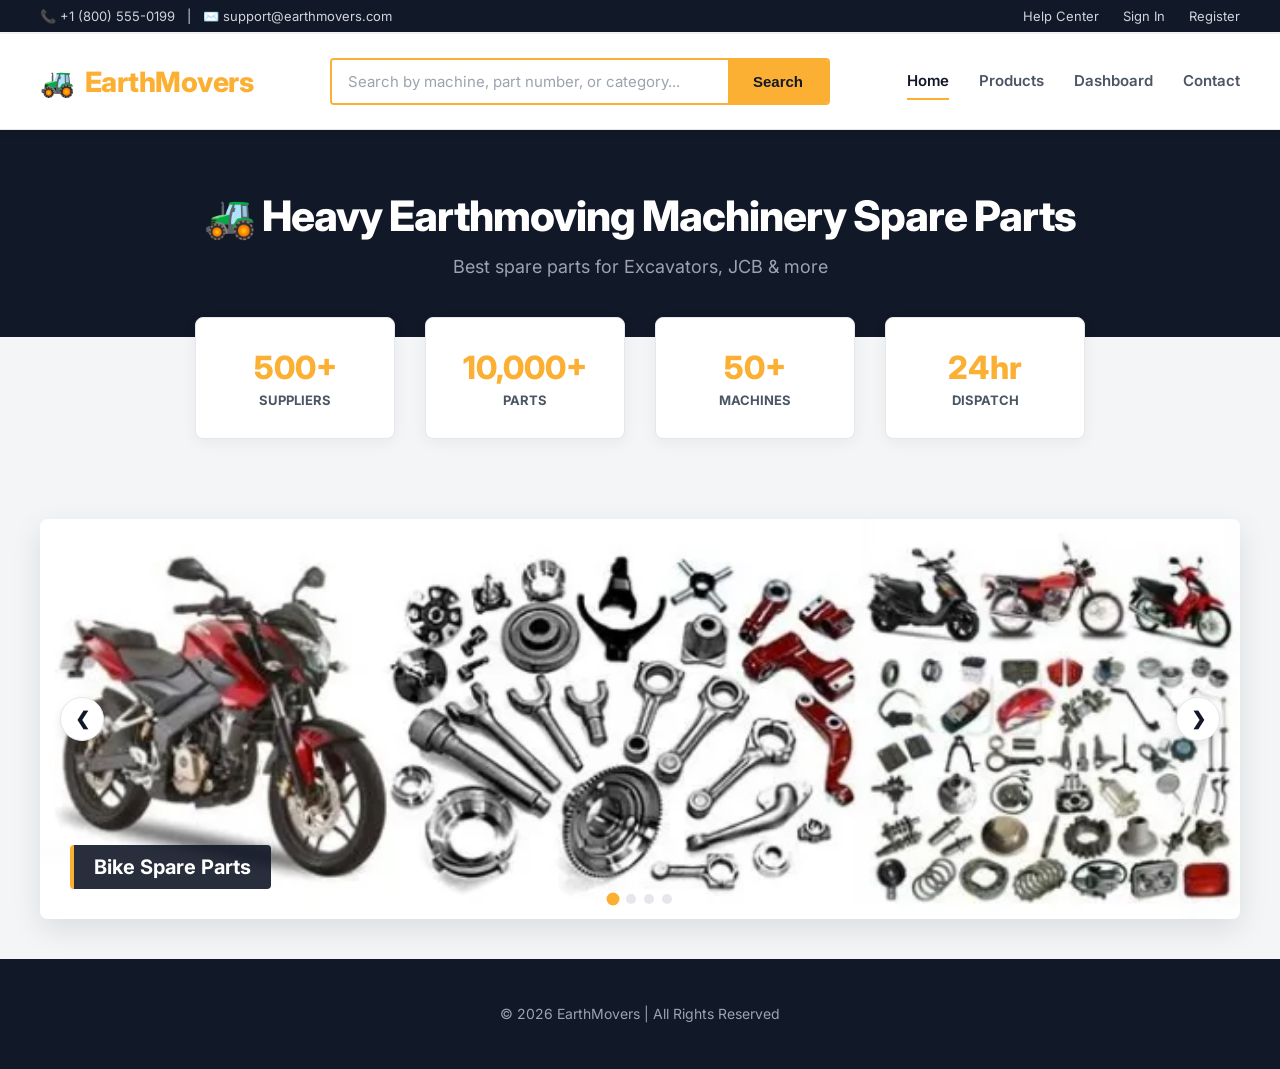
<file: index.html>
<!DOCTYPE html>
<html lang="en">
<head>
  <meta charset="UTF-8">
  <meta name="viewport" content="width=device-width, initial-scale=1.0">
  <title>EarthMovers</title>
  <link rel="stylesheet" href="style.css">
</head>
<body>

<!-- TOP BAR -->
<div class="top-bar">
  <div>📞 +1 (800) 555-0199 &nbsp;&nbsp;|&nbsp;&nbsp; ✉️ support@earthmovers.com</div>
  <div class="top-bar-links">
    <a href="contact.html">Help Center</a>
    <a href="login.html">Sign In</a>
    <a href="register.html">Register</a>
  </div>
</div>

<!-- NAVBAR -->
<header class="navbar">
  <div class="logo">🚜 <span>EarthMovers</span></div>

  <div class="search-container">
    <form class="search-box-modern" action="products.html" method="GET">
      <span class="search-icon">🔍</span>
      <input type="text" name="q" placeholder="Search by machine, part number, or category..." required>
      <button type="submit">Search</button>
    </form>
  </div>

  <nav class="nav-links">
    <a href="index.html" class="active">Home</a>
    <a href="products.html">Products</a>
    <a href="admin.html">Dashboard</a>
    <a href="contact.html">Contact</a>
  </nav>

  <div class="menu-toggle" id="mobile-menu">
    <span></span>
    <span></span>
    <span></span>
  </div>
</header>

<div class="nav-bottom-line"></div>

<section class="hero">
  <h1>🚜 Heavy Earthmoving Machinery Spare Parts</h1>
  <p>Best spare parts for Excavators, JCB & more</p>
</section>

<section class="stats">
  <div class="card"><h2>500+</h2><p>Suppliers</p></div>
  <div class="card"><h2>10,000+</h2><p>Parts</p></div>
  <div class="card"><h2>50+</h2><p>Machines</p></div>
  <div class="card"><h2>24hr</h2><p>Dispatch</p></div>
</section>

<!-- ✅ ALIGNED SLIDER -->
<section class="slider">

  <div class="slides">
    <img src="image/bike-spare.webp" class="slide active" data-caption="Bike Spare Parts">
    <img src="image/car.jpg" class="slide" data-caption="Car Spare Parts">
    <img src="image/truck.jpg" class="slide" data-caption="Truck Spare Parts">
    <img src="image/JCB-SPARE-PARTS.png" class="slide" data-caption="JCB Spare Parts">
  </div>

  <div class="slide-caption">Bike Spare Parts</div>

  <div class="slide-dots">
    <span class="dot active"></span>
    <span class="dot"></span>
    <span class="dot"></span>
    <span class="dot"></span>
  </div>

  <button class="prev">❮</button>
  <button class="next">❯</button>

</section>

<footer class="footer">
  <p>© 2026 EarthMovers | All Rights Reserved</p>
</footer>

<script>
document.addEventListener("DOMContentLoaded", () => {

  let index = 0;
  const slides = document.querySelectorAll(".slide");
  const dots = document.querySelectorAll(".dot");
  const caption = document.querySelector(".slide-caption");

  function showSlide(i) {
    slides.forEach(s => s.classList.remove("active"));
    dots.forEach(d => d.classList.remove("active"));

    slides[i].classList.add("active");
    dots[i].classList.add("active");

    caption.textContent = slides[i].getAttribute("data-caption");
  }

  function nextSlide() {
    index = (index + 1) % slides.length;
    showSlide(index);
  }

  function prevSlide() {
    index = (index - 1 + slides.length) % slides.length;
    showSlide(index);
  }

  document.querySelector(".next").onclick = nextSlide;
  document.querySelector(".prev").onclick = prevSlide;

  dots.forEach((dot, i) => {
    dot.addEventListener("click", () => {
      index = i;
      showSlide(index);
    });
  });

  setInterval(nextSlide, 3000);
  
  // Mobile Menu Toggle
  const menuToggle = document.getElementById('mobile-menu');
  const navLinks = document.querySelector('.nav-links');

  menuToggle.addEventListener('click', () => {
    navLinks.classList.toggle('active');
  });

  showSlide(index);
});
</script>
<script src="toast.js"></script>
<script src="auth.js"></script>
</body>
</html>
</file>
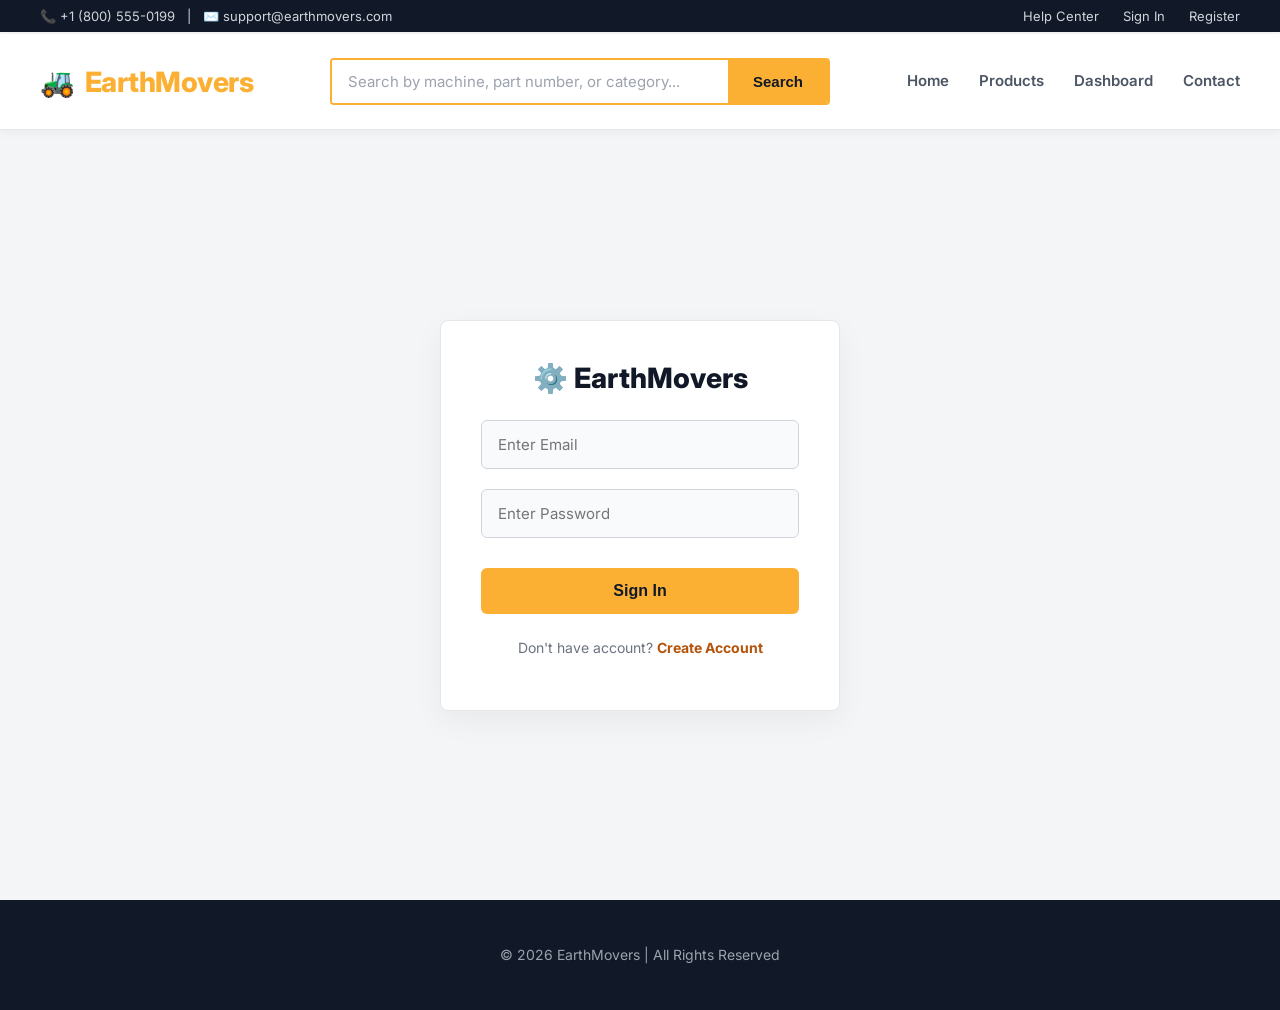
<file: admin.html>
<!DOCTYPE html>
<html lang="en">
<head>
  <meta charset="UTF-8">
  <meta name="viewport" content="width=device-width, initial-scale=1.0">
  <title>Admin Dashboard | EarthMovers</title>
  
  <link rel="stylesheet" href="style.css">
  <link rel="stylesheet" href="admin.css">
</head>
<body>

<!-- TOP BAR -->
<div class="top-bar">
  <div>📞 +1 (800) 555-0199 &nbsp;&nbsp;|&nbsp;&nbsp; ✉️ support@earthmovers.com</div>
  <div class="top-bar-links">
    <!-- Auth.js will dynamically replace this -->
    <a href="login.html">Sign In / Register</a>
  </div>
</div>

<!-- NAVBAR -->
<header class="navbar">
  <div class="logo">🚜 <span>EarthMovers</span> Dashboard</div>

  <div class="search-container">
    <form class="search-box-modern" action="products.html" method="GET">
      <span class="search-icon">🔍</span>
      <input type="text" name="q" placeholder="Search by machine, part number, or category..." required>
      <button type="submit">Search</button>
    </form>
  </div>

  <nav class="nav-links">
    <a href="index.html">Home Store</a>
    <a href="products.html">Products</a>
    <a href="#" class="active">Dashboard</a>
  </nav>

  <div class="menu-toggle" id="mobile-menu">
    <span></span>
    <span></span>
    <span></span>
  </div>
</header>
<div class="nav-bottom-line"></div>

<!-- DASHBOARD LAYOUT -->
<div class="admin-wrapper">
  
  <!-- SIDEBAR -->
  <aside class="admin-sidebar">
    <div class="admin-menu">
      <a href="#" class="active">📊 Overview</a>
      <a href="#">📦 Product Inventory</a>
      <a href="#">🧾 Pending Quotes</a>
      <a href="#">⚙️ Admin Settings</a>
    </div>
  </aside>

  <!-- MAIN AREA -->
  <main class="admin-main">
    <h1>Welcome back, <span id="dashName">Admin</span>.</h1>
    <p>Here is the status of your EarthMovers inventory today.</p>

    <!-- METRICS -->
    <div class="metrics">
      <div class="metric-card">
        <h3>Total Inquiries</h3>
        <h2>1,248</h2>
        <span class="trend up">▲ +12% this week</span>
      </div>
      <div class="metric-card">
        <h3>Open Quotes</h3>
        <h2>42</h2>
        <span class="trend down">▼ -5% today</span>
      </div>
      <div class="metric-card">
        <h3>Active Products</h3>
        <h2>204</h2>
        <span class="trend neutral">➖ Setup complete</span>
      </div>
    </div>

    <!-- RECENT -->
    <div class="recent-table">
      <h3>Recent Quote Requests</h3>
      <table>
        <thead>
          <tr>
            <th>Company</th>
            <th>Items</th>
            <th>Date</th>
            <th>Status</th>
            <th>Action</th>
          </tr>
        </thead>
        <tbody id="quoteList">
          <tr>
            <td><strong>Caterpillar Logistics</strong></td>
            <td>3 parts</td>
            <td>Today, 10:45 AM</td>
            <td><span class="status new">New</span></td>
            <td><button class="action-btn">Review</button></td>
          </tr>
          <tr>
            <td><strong>BuildMax Inc.</strong></td>
            <td>1 part</td>
            <td>Yesterday, 4:20 PM</td>
            <td><span class="status pending">Pending</span></td>
            <td><button class="action-btn">Review</button></td>
          </tr>
        </tbody>
      </table>
    </div>
  </main>
</div>

<!-- FOOTER -->
<footer class="footer">
  <p>&copy; 2026 EarthMovers | All Rights Reserved</p>
</footer>
<script>
  if (localStorage.getItem("loggedIn") !== "true") {
    window.location.href = "login.html";
  }
  document.getElementById("dashName").textContent = localStorage.getItem("username") || "Admin";

  // Mobile Menu Toggle
  const menuToggle = document.getElementById('mobile-menu');
  const navLinks = document.querySelector('.nav-links');

  menuToggle.addEventListener('click', () => {
    navLinks.classList.toggle('active');
  });
</script>
</body>
</html>
</file>
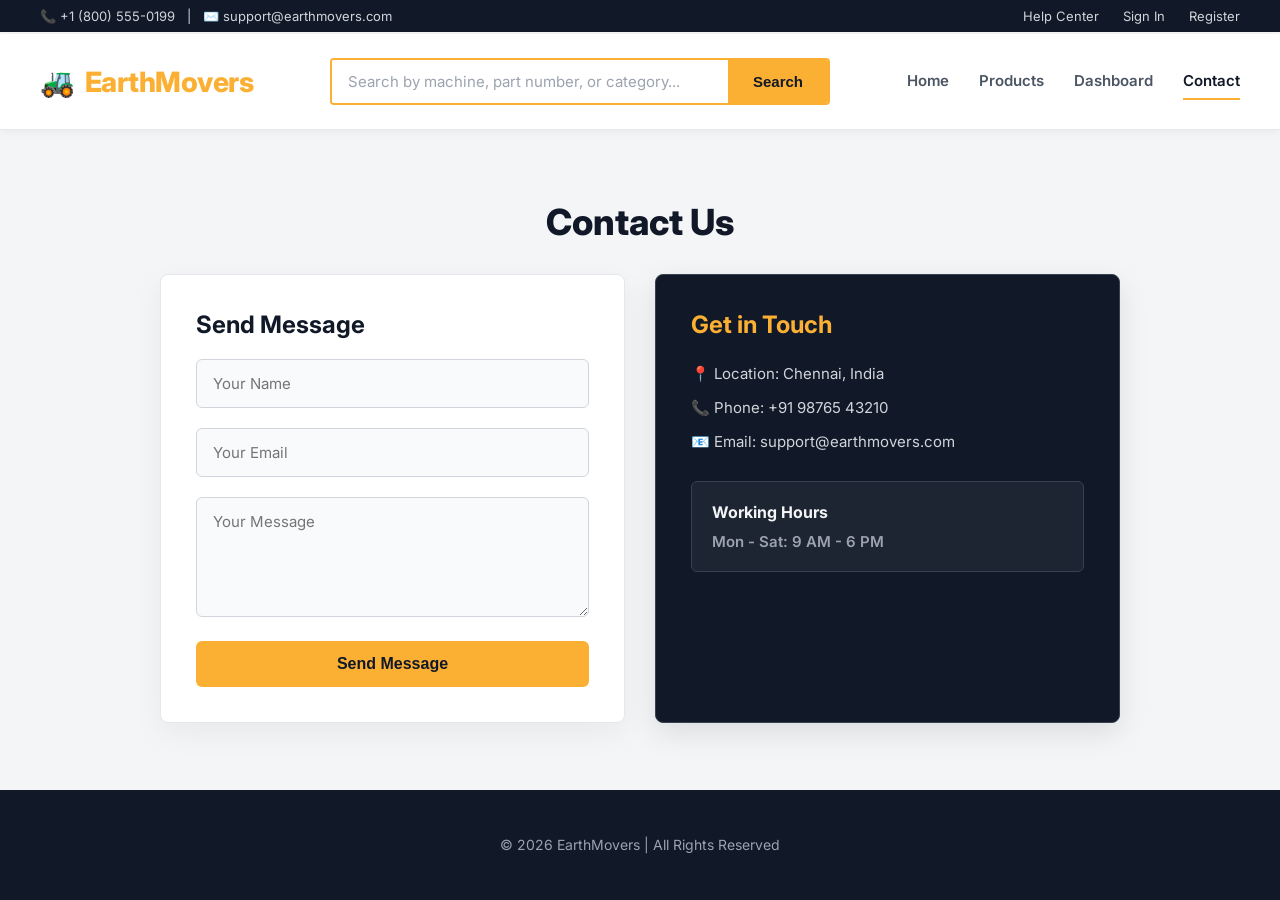
<file: contact.html>
<!DOCTYPE html>
<html lang="en">
<head>
  <meta charset="UTF-8">
  <meta name="viewport" content="width=device-width, initial-scale=1.0">
  <title>Contact | EarthMovers</title>

  <link rel="stylesheet" href="style.css">
  <link rel="stylesheet" href="contact.css">
</head>
<body>

<!-- TOP BAR -->
<div class="top-bar">
  <div>📞 +1 (800) 555-0199 &nbsp;&nbsp;|&nbsp;&nbsp; ✉️ support@earthmovers.com</div>
  <div class="top-bar-links">
    <a href="contact.html">Help Center</a>
    <a href="login.html">Sign In</a>
    <a href="register.html">Register</a>
  </div>
</div>

<!-- NAVBAR -->
<header class="navbar">
  <div class="logo">🚜 <span>EarthMovers</span></div>

  <div class="search-container">
    <form class="search-box-modern" action="products.html" method="GET">
      <span class="search-icon">🔍</span>
      <input type="text" name="q" placeholder="Search by machine, part number, or category..." required>
      <button type="submit">Search</button>
    </form>
  </div>

  <nav class="nav-links">
    <a href="index.html">Home</a>
    <a href="products.html">Products</a>
    <a href="admin.html">Dashboard</a>
    <a href="contact.html" class="active">Contact</a>
  </nav>

  <div class="menu-toggle" id="mobile-menu">
    <span></span>
    <span></span>
    <span></span>
  </div>
</header>

<div class="nav-bottom-line"></div>

<!-- CONTACT -->
<section class="contact-page">

  <h1>Contact Us</h1>

  <div class="contact-container">

    <!-- LEFT: FORM -->
    <div class="contact-form">
      <h2>Send Message</h2>

      <form id="contactForm" onsubmit="submitForm(event)">
        <input type="text" name="name" placeholder="Your Name" required>
        <input type="email" name="email" placeholder="Your Email" required>
        <textarea name="message" placeholder="Your Message" required></textarea>
        <button type="submit">Send Message</button>
      </form>
      <p id="formSuccess" style="color:#4caf50; display:none; margin-top:10px;">✅ Message sent successfully!</p>
    </div>

    <!-- RIGHT: INFO -->
    <div class="contact-info">
      <h2>Get in Touch</h2>

      <p>📍 Location: Chennai, India</p>
      <p>📞 Phone: +91 98765 43210</p>
      <p>📧 Email: support@earthmovers.com</p>

      <div class="contact-box-mini">
        <h3>Working Hours</h3>
        <p>Mon - Sat: 9 AM - 6 PM</p>
      </div>
    </div>

  </div>

</section>

<!-- FOOTER -->
<footer class="footer">
  <p>© 2026 EarthMovers | All Rights Reserved</p>
</footer>

</body>

<script>
function submitForm(e) {
  e.preventDefault();
  document.getElementById("formSuccess").style.display = "block";
  document.getElementById("contactForm").reset();
}

// Mobile Menu Toggle
const menuToggle = document.getElementById('mobile-menu');
const navLinks = document.querySelector('.nav-links');

menuToggle.addEventListener('click', () => {
  navLinks.classList.toggle('active');
});
</script>
<script src="toast.js"></script>
<script src="auth.js"></script>
</html>
</file>
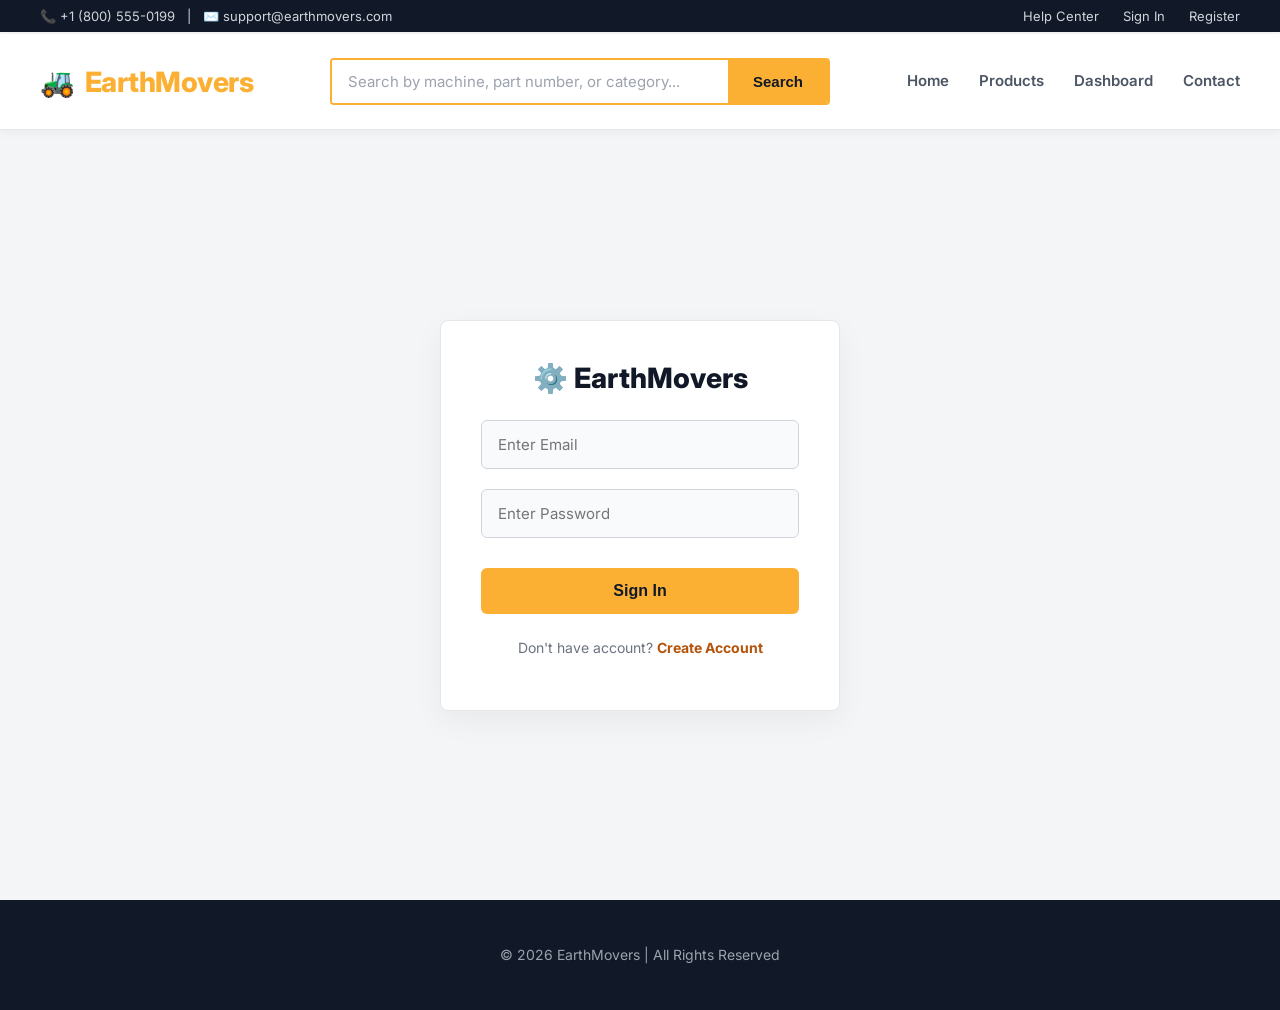
<file: login.html>
<!DOCTYPE html>
<html lang="en">
<head>
  <meta charset="UTF-8">
  <meta name="viewport" content="width=device-width, initial-scale=1.0">
  <title>Login | EarthMovers</title>

  <link rel="stylesheet" href="style.css">
  <link rel="stylesheet" href="login.css">
</head>
<body>

<!-- TOP BAR -->
<div class="top-bar">
  <div>📞 +1 (800) 555-0199 &nbsp;&nbsp;|&nbsp;&nbsp; ✉️ support@earthmovers.com</div>
  <div class="top-bar-links">
    <a href="contact.html">Help Center</a>
    <a href="login.html">Sign In</a>
    <a href="register.html">Register</a>
  </div>
</div>

<!-- NAVBAR -->
<header class="navbar">
  <div class="logo">🚜 <span>EarthMovers</span></div>

  <div class="search-container">
    <form class="search-box-modern" action="products.html" method="GET">
      <span class="search-icon">🔍</span>
      <input type="text" name="q" placeholder="Search by machine, part number, or category..." required>
      <button type="submit">Search</button>
    </form>
  </div>

  <nav class="nav-links">
    <a href="index.html">Home</a>
    <a href="products.html">Products</a>
    <a href="admin.html">Dashboard</a>
    <a href="contact.html">Contact</a>
  </nav>

  <div class="menu-toggle" id="mobile-menu">
    <span></span>
    <span></span>
    <span></span>
  </div>
</header>

<div class="nav-bottom-line"></div>

<div class="login-wrapper">
  <div class="login-box">
    <h2>⚙️ EarthMovers</h2>

    <input type="email" id="email" placeholder="Enter Email">
    <input type="password" id="password" placeholder="Enter Password">

    <button onclick="loginUser()">Sign In</button>

    <p id="error" style="color:red; display:none;">Invalid login</p>

    <p>Don't have account? <a href="register.html">Create Account</a></p>
  </div>
</div>

<!-- JS -->
<script>
function loginUser() {
  const email = document.getElementById("email").value;
  const password = document.getElementById("password").value;

  // SIMPLE DEMO LOGIN
  if (email === "admin@gmail.com" && password === "1234") {
    
    // save login (optional)
    localStorage.setItem("loggedIn", "true");

    // redirect to products page
    window.location.href = "products.html";

  } else {
    document.getElementById("error").style.display = "block";
  }
}
</script>

<!-- FOOTER -->
<footer class="footer">
  <p>&copy; 2026 EarthMovers | All Rights Reserved</p>
</footer>

<script>
  // Mobile Menu Toggle
  const menuToggle = document.getElementById('mobile-menu');
  const navLinks = document.querySelector('.nav-links');

  menuToggle.addEventListener('click', () => {
    navLinks.classList.toggle('active');
  });
</script>
<script src="toast.js"></script>
<script src="auth.js"></script>
</body>
</html>
</file>
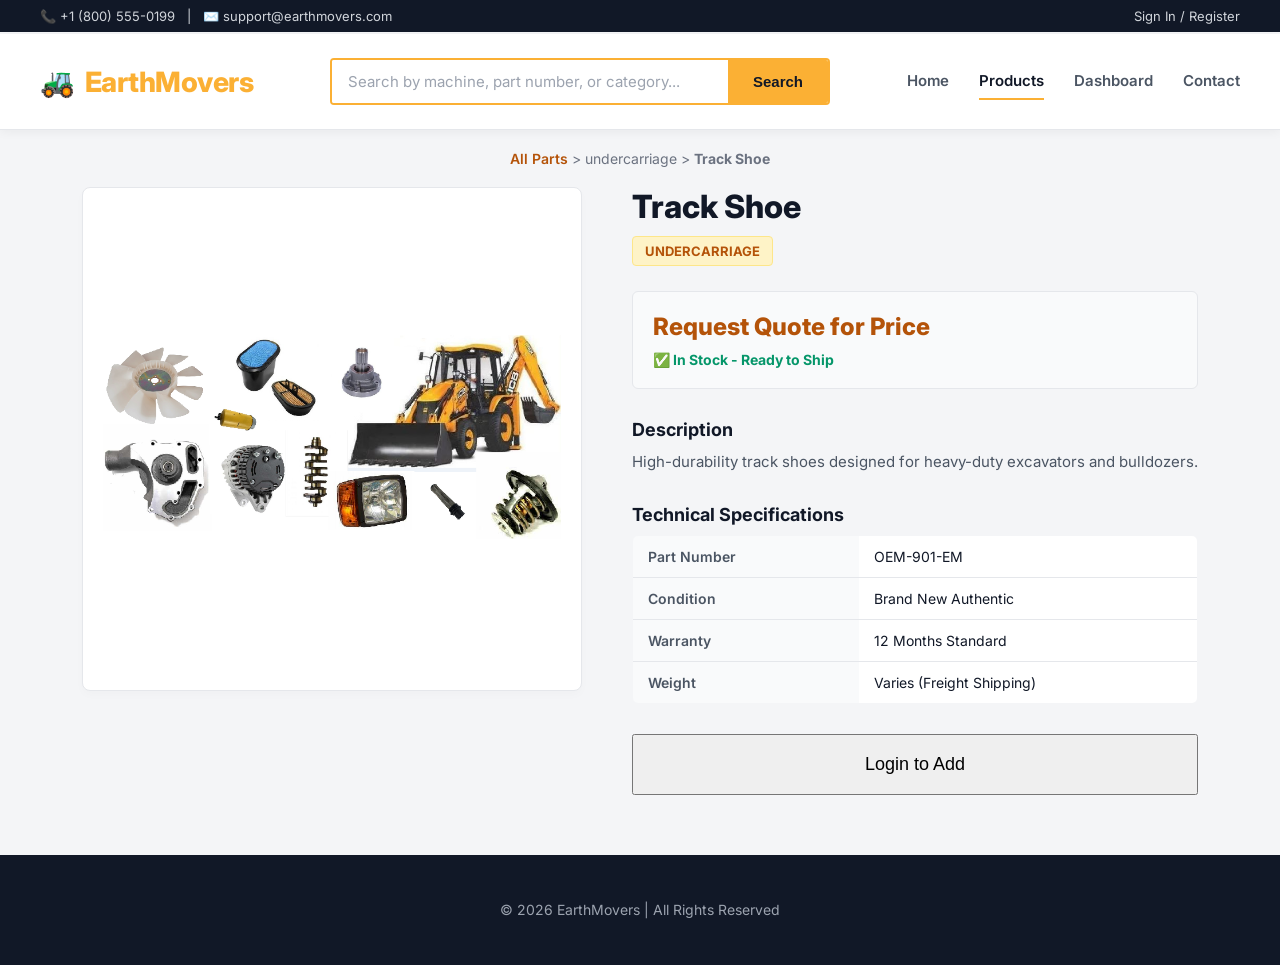
<file: product_details.html>
<!DOCTYPE html>
<html lang="en">
<head>
  <meta charset="UTF-8">
  <meta name="viewport" content="width=device-width, initial-scale=1.0">
  <title>Product Details | EarthMovers</title>
  <link rel="stylesheet" href="style.css">
  <link rel="stylesheet" href="product_details.css">
  <link rel="stylesheet" href="toast.css">
</head>
<body>

<div class="top-bar">
  <div>📞 +1 (800) 555-0199 &nbsp;&nbsp;|&nbsp;&nbsp; ✉️ support@earthmovers.com</div>
  <div class="top-bar-links">
    <a href="login.html">Sign In / Register</a>
  </div>
</div>

<header class="navbar">
  <div class="logo">🚜 <span>EarthMovers</span></div>
  <div class="search-container">
    <form class="search-box-modern" action="products.html" method="GET">
      <span class="search-icon">🔍</span>
      <input type="text" name="q" placeholder="Search by machine, part number, or category..." required>
      <button type="submit">Search</button>
    </form>
  </div>
  <nav class="nav-links">
    <a href="index.html">Home</a>
    <a href="products.html" class="active">Products</a>
    <a href="admin.html">Dashboard</a>
    <a href="contact.html">Contact</a>
  </nav>

  <div class="menu-toggle" id="mobile-menu">
    <span></span>
    <span></span>
    <span></span>
  </div>
</header>
<div class="nav-bottom-line"></div>

<!-- BREADCRUMB -->
<div class="breadcrumb">
  <a href="products.html">All Parts</a> &gt; 
  <span id="bcCategory">Category</span> &gt; 
  <strong id="bcTitle">Loading...</strong>
</div>

<!-- PRODUCT DETAILS CONTAINER -->
<div class="pdp-container">
  
  <div class="pdp-gallery">
    <div class="pdp-main-img">
      <img id="pdpImg" src="image/bacgroundimg.jpg" alt="Product">
    </div>
  </div>

  <div class="pdp-info">
    <h1 id="pdpTitle">Product Title</h1>
    <span id="pdpCategory" class="badge">Category</span>
    
    <div class="pdp-price-box">
      <h2 id="pdpPrice">Request Quote for Price</h2>
      <p class="availability">✅ In Stock - Ready to Ship</p>
    </div>

    <div class="pdp-desc">
      <h3>Description</h3>
      <p id="pdpDesc">Detailed product description goes here...</p>
    </div>

    <!-- SPECS TABLE -->
    <div class="pdp-specs">
      <h3>Technical Specifications</h3>
      <table>
        <tr>
          <th>Part Number</th>
          <td>OEM-90<span id="pdpId">1</span>-EM</td>
        </tr>
        <tr>
          <th>Condition</th>
          <td>Brand New Authentic</td>
        </tr>
        <tr>
          <th>Warranty</th>
          <td>12 Months Standard</td>
        </tr>
        <tr>
          <th>Weight</th>
          <td>Varies (Freight Shipping)</td>
        </tr>
      </table>
    </div>

    <button id="pdpAddToCart" class="primary-btn pdp-btn">Add to Inquiry</button>
  </div>

</div>

<footer class="footer">
  <p>&copy; 2026 EarthMovers | All Rights Reserved</p>
</footer>

<script src="products.js"></script>
<script>
document.addEventListener("DOMContentLoaded", () => {
  const urlParams = new URLSearchParams(window.location.search);
  const id = parseInt(urlParams.get('id') || 1);
  const product = productsData.find(p => p.id === id);

  if (!product) {
    document.querySelector(".pdp-container").innerHTML = "<h2>Product Not Found</h2>";
    return;
  }

  // Populate data
  document.getElementById("bcCategory").textContent = product.category;
  document.getElementById("bcTitle").textContent = product.title;
  
  document.getElementById("pdpTitle").textContent = product.title;
  document.getElementById("pdpCategory").textContent = product.category;
  document.getElementById("pdpDesc").textContent = product.description;
  document.getElementById("pdpId").textContent = product.id;
  document.getElementById("pdpImg").src = product.image;

  // Render logic identically to products_logic.js modal logic
  const btn = document.getElementById("pdpAddToCart");
  const cart = JSON.parse(localStorage.getItem('inquiryCart')) || [];
  const isLoggedIn = localStorage.getItem("loggedIn") === "true";

  if (!isLoggedIn) {
    btn.textContent = "Login to Add";
  } else if (cart.includes(product.id)) {
    btn.textContent = "Already in Inquiry";
    btn.disabled = true;
    btn.style.opacity = "0.5";
  }

  btn.addEventListener("click", () => {
    if (!isLoggedIn) {
      window.location.href = "login.html";
      return;
    }
    if (!cart.includes(product.id)) {
      cart.push(product.id);
      localStorage.setItem('inquiryCart', JSON.stringify(cart));
      btn.textContent = "Added ✓";
      btn.disabled = true;
      btn.style.opacity = "0.5";
      if (typeof showToast === "function") showToast(product.title + " added to inquiry!");
    }
  });

  // Mobile Menu Toggle
  const menuToggle = document.getElementById('mobile-menu');
  const navLinks = document.querySelector('.nav-links');

  menuToggle.addEventListener('click', () => {
    navLinks.classList.toggle('active');
  });
});
</script>
<script src="toast.js"></script>
<script src="auth.js"></script>
</body>
</html>
</file>
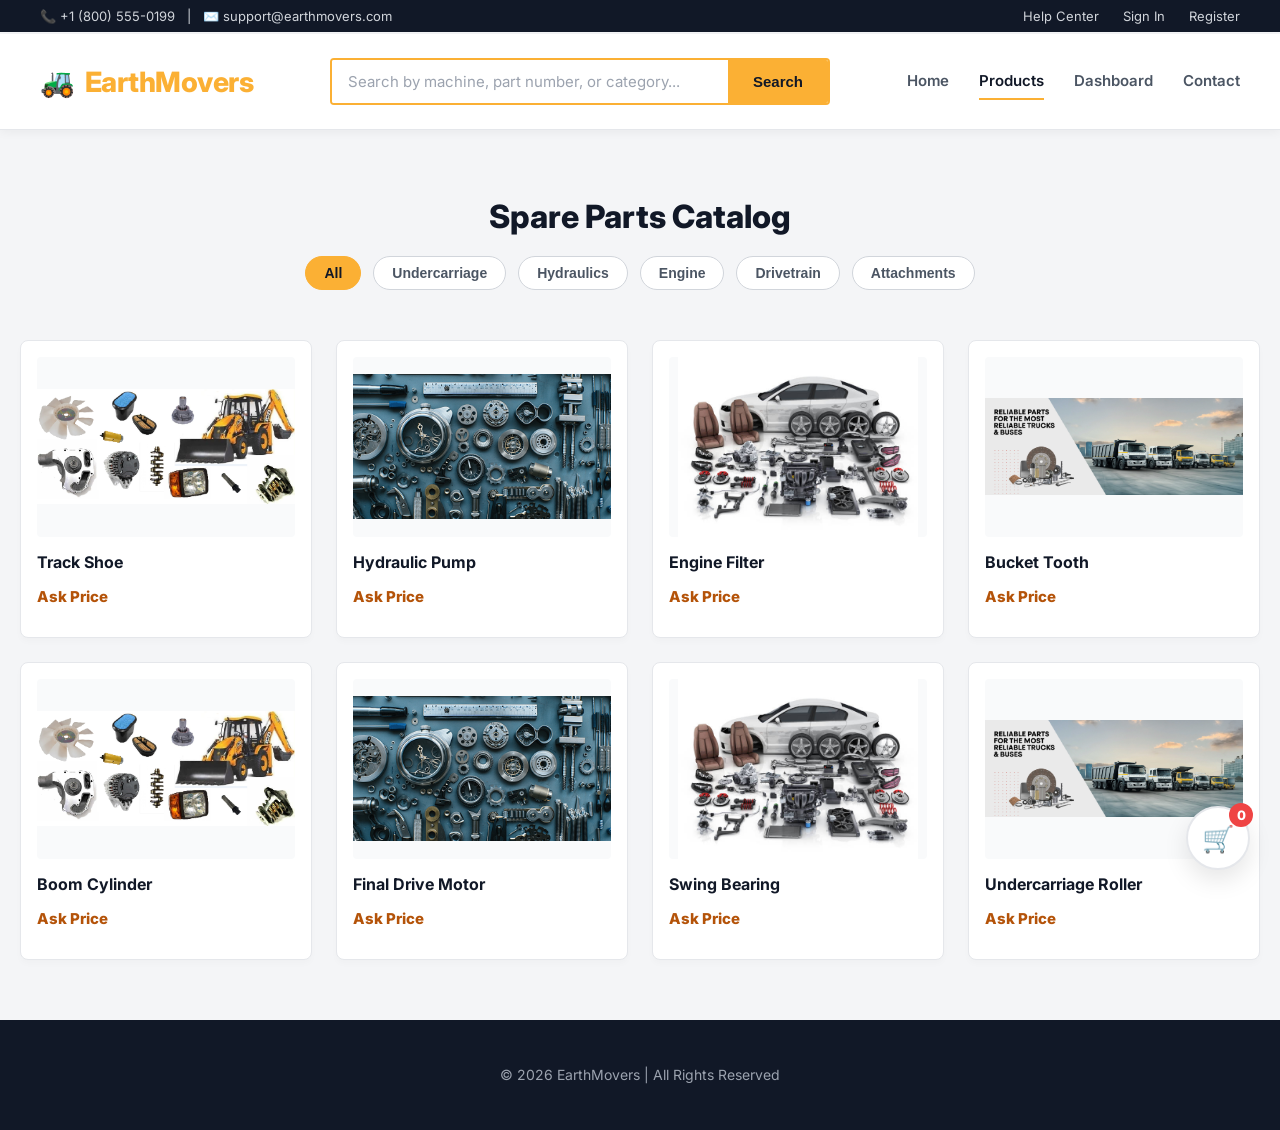
<file: products.html>
<!DOCTYPE html>
<html lang="en">
<head>
  <meta charset="UTF-8">
  <meta name="viewport" content="width=device-width, initial-scale=1.0">
  <title>Products | EarthMovers</title>
  <link rel="stylesheet" href="style.css">
  <link rel="stylesheet" href="products.css">
</head>
<body>

<!-- TOP BAR -->
<div class="top-bar">
  <div>📞 +1 (800) 555-0199 &nbsp;&nbsp;|&nbsp;&nbsp; ✉️ support@earthmovers.com</div>
  <div class="top-bar-links">
    <a href="contact.html">Help Center</a>
    <a href="login.html">Sign In</a>
    <a href="register.html">Register</a>
  </div>
</div>

<!-- NAVBAR -->
<header class="navbar">
  <div class="logo">🚜 <span>EarthMovers</span></div>

  <div class="search-container">
    <form class="search-box-modern" action="products.html" method="GET">
      <span class="search-icon">🔍</span>
      <input type="text" name="q" placeholder="Search by machine, part number, or category..." required>
      <button type="submit">Search</button>
    </form>
  </div>

  <nav class="nav-links">
    <a href="index.html">Home</a>
    <a href="products.html" class="active">Products</a>
    <a href="admin.html">Dashboard</a>
    <a href="contact.html">Contact</a>
  </nav>

  <div class="menu-toggle" id="mobile-menu">
    <span></span>
    <span></span>
    <span></span>
  </div>
</header>

<div class="nav-bottom-line"></div>

<!-- PAGE -->
<section class="products-page">
  <h1>Spare Parts Catalog</h1>

  <!-- CATEGORY FILTERS -->
  <div class="category-filters">
    <button class="filter-btn active" data-filter="all">All</button>
    <button class="filter-btn" data-filter="undercarriage">Undercarriage</button>
    <button class="filter-btn" data-filter="hydraulics">Hydraulics</button>
    <button class="filter-btn" data-filter="engine">Engine</button>
    <button class="filter-btn" data-filter="drivetrain">Drivetrain</button>
    <button class="filter-btn" data-filter="attachments">Attachments</button>
  </div>

  <div class="layout">
    <div class="product-grid" id="productGrid">
      <!-- Products injected dynamically -->
    </div>
  </div>

</section>

<!-- PRODUCT MODAL -->
<div class="modal-overlay" id="productModal">
  <div class="modal-content glass-effect">
    <span class="close-modal" id="closeModal">&times;</span>
    <div class="modal-body">
      <div class="modal-img-container">
        <img id="modalImg" src="image/bacgroundimg.jpg" alt="Product Image">
      </div>
      <div class="modal-details">
        <h2 id="modalTitle">Product Title</h2>
        <span id="modalCategory" class="badge">Category</span>
        <p id="modalDesc">Product description goes here...</p>
        <h3 class="price">Ask Price</h3>
        <button id="addToCartBtn" class="primary-btn">Add to Inquiry</button>
      </div>
    </div>
  </div>
</div>

<!-- FLOATING CART WIDGET -->
<div class="floating-cart glass-effect" id="floatingCart">
  <span>🛒</span>
  <span id="cartCount" class="cart-badge">0</span>
</div>

<!-- INQUIRY CART MODAL -->
<div class="modal-overlay" id="cartModal">
  <div class="modal-content glass-effect cart-content">
    <span class="close-modal" id="closeCartModal">&times;</span>
    <h2>Your Inquiry List</h2>
    <ul id="cartItemList" class="cart-list">
      <!-- Items dynamically added here -->
    </ul>
    <button id="requestQuoteBtn" class="primary-btn full-width">Request Quote</button>
  </div>
</div>

<footer class="footer">
  <p>© 2026 EarthMovers | All Rights Reserved</p>
</footer>

<script>
  // Mobile Menu Toggle
  const menuToggle = document.getElementById('mobile-menu');
  const navLinks = document.querySelector('.nav-links');

  menuToggle.addEventListener('click', () => {
    navLinks.classList.toggle('active');
  });
</script>
<script src="products.js"></script>
<script src="products_logic.js"></script>
<script src="toast.js"></script>
<script src="auth.js"></script>

</body>
</html>
</file>
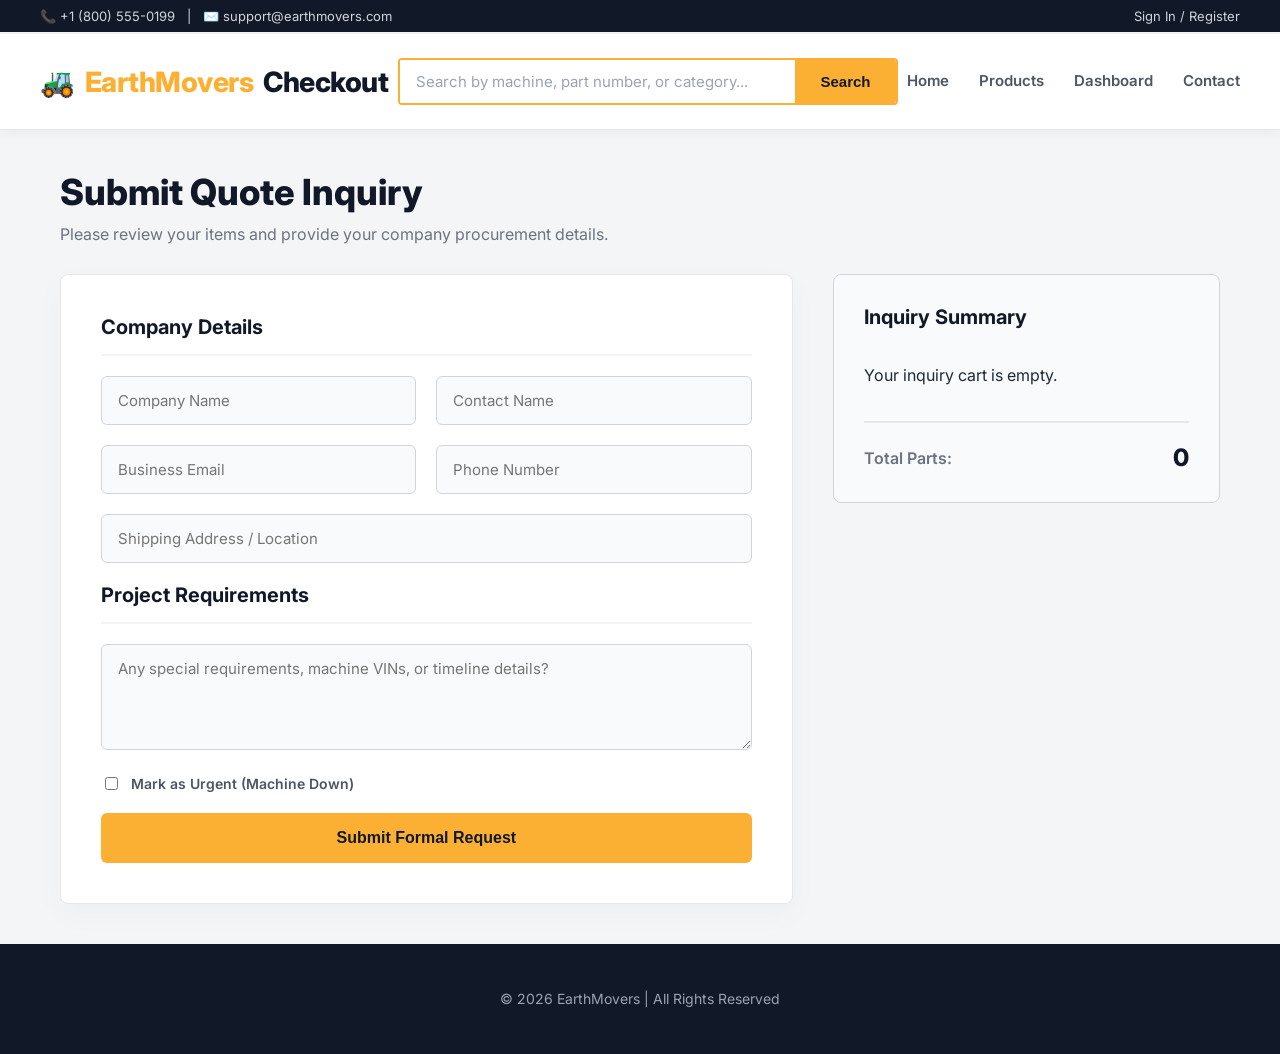
<file: quote_checkout.html>
<!DOCTYPE html>
<html lang="en">
<head>
  <meta charset="UTF-8">
  <meta name="viewport" content="width=device-width, initial-scale=1.0">
  <title>Request Quote | EarthMovers</title>
  <link rel="stylesheet" href="style.css">
  <link rel="stylesheet" href="quote_checkout.css">
</head>
<body>

<div class="top-bar">
  <div>📞 +1 (800) 555-0199 &nbsp;&nbsp;|&nbsp;&nbsp; ✉️ support@earthmovers.com</div>
  <div class="top-bar-links">
    <a href="login.html">Sign In / Register</a>
  </div>
</div>

<header class="navbar">
  <div class="logo">🚜 <span>EarthMovers</span> Checkout</div>
  <div class="search-container">
    <form class="search-box-modern" action="products.html" method="GET">
      <span class="search-icon">🔍</span>
      <input type="text" name="q" placeholder="Search by machine, part number, or category..." required>
      <button type="submit">Search</button>
    </form>
  </div>
  <nav class="nav-links">
    <a href="index.html">Home</a>
    <a href="products.html">Products</a>
    <a href="admin.html">Dashboard</a>
    <a href="contact.html">Contact</a>
  </nav>

  <div class="menu-toggle" id="mobile-menu">
    <span></span>
    <span></span>
    <span></span>
  </div>
</header>
<div class="nav-bottom-line"></div>

<div class="quote-wrapper">
  <h1>Submit Quote Inquiry</h1>
  <p>Please review your items and provide your company procurement details.</p>

  <div class="quote-container">
    <!-- LEFT -->
    <div class="quote-form-panel">
      <h2>Company Details</h2>
      <form id="quoteForm" onsubmit="submitQuote(event)">
        <div class="form-row">
          <input type="text" id="companyName" placeholder="Company Name" required>
          <input type="text" id="contactName" placeholder="Contact Name" required>
        </div>
        <div class="form-row">
          <input type="email" id="email" placeholder="Business Email" required>
          <input type="tel" id="phone" placeholder="Phone Number" required>
        </div>
        <input type="text" id="address" placeholder="Shipping Address / Location" required>
        
        <h2>Project Requirements</h2>
        <textarea id="notes" placeholder="Any special requirements, machine VINs, or timeline details?" rows="4"></textarea>
        
        <label style="display:flex; align-items:center; gap:10px; margin-bottom:20px; font-weight:600; color:#4b5563; font-size:14px;">
          <input type="checkbox" id="urgent"> Mark as Urgent (Machine Down)
        </label>
        
        <button type="submit" class="submit-quote-btn">Submit Formal Request</button>
      </form>
    </div>

    <!-- RIGHT -->
    <div class="quote-summary-panel">
      <h2>Inquiry Summary</h2>
      <ul id="quoteItemList" class="quote-list">
        <!-- Rendered by JS -->
      </ul>
      <div class="quote-total">
        <span style="color:#6b7280; font-weight:600;">Total Parts:</span>
        <span id="totalItems" style="font-size:24px; font-weight:800; color:#111827;">0</span>
      </div>
    </div>
  </div>
</div>

<footer class="footer">
  <p>&copy; 2026 EarthMovers | All Rights Reserved</p>
</footer>

<script src="products.js"></script>
<script>
document.addEventListener("DOMContentLoaded", () => {
  // Populate items
  const cart = JSON.parse(localStorage.getItem('inquiryCart')) || [];
  const list = document.getElementById("quoteItemList");
  
  if (cart.length === 0) {
    list.innerHTML = "<p>Your inquiry cart is empty.</p>";
    return;
  }

  document.getElementById("totalItems").textContent = cart.length;

  cart.forEach(id => {
    const product = productsData.find(p => p.id === id);
    if (product) {
      const li = document.createElement("li");
      li.innerHTML = `
        <div class="qi-img"><img src="${product.image}" alt=""></div>
        <div class="qi-details">
          <h4>${product.title}</h4>
          <p>Category: ${product.category}</p>
        </div>
      `;
      list.appendChild(li);
    }
  });

  // Prefill details if logged in
  if (localStorage.getItem("loggedIn") === "true") {
    document.getElementById("contactName").value = localStorage.getItem("username") || "";
  }

  // Mobile Menu Toggle
  const menuToggle = document.getElementById('mobile-menu');
  const navLinks = document.querySelector('.nav-links');

  menuToggle.addEventListener('click', () => {
    navLinks.classList.toggle('active');
  });
});

function submitQuote(e) {
  e.preventDefault();
  const cart = JSON.parse(localStorage.getItem('inquiryCart')) || [];
  if (cart.length === 0) {
    if (typeof showToast === 'function') showToast("Cart is empty!", "error");
    else alert("Your cart is empty.");
    return;
  }

  if (typeof showToast === 'function') showToast("Formal Quote Request Submitted Successfully!");
  else alert("Formal Quote Request Submitted Successfully!");

  localStorage.removeItem("inquiryCart");
  
  setTimeout(() => {
    window.location.href = "admin.html";
  }, 2000);
}
</script>
<script src="toast.js"></script>
<script src="auth.js"></script>
</body>
</html>
</file>
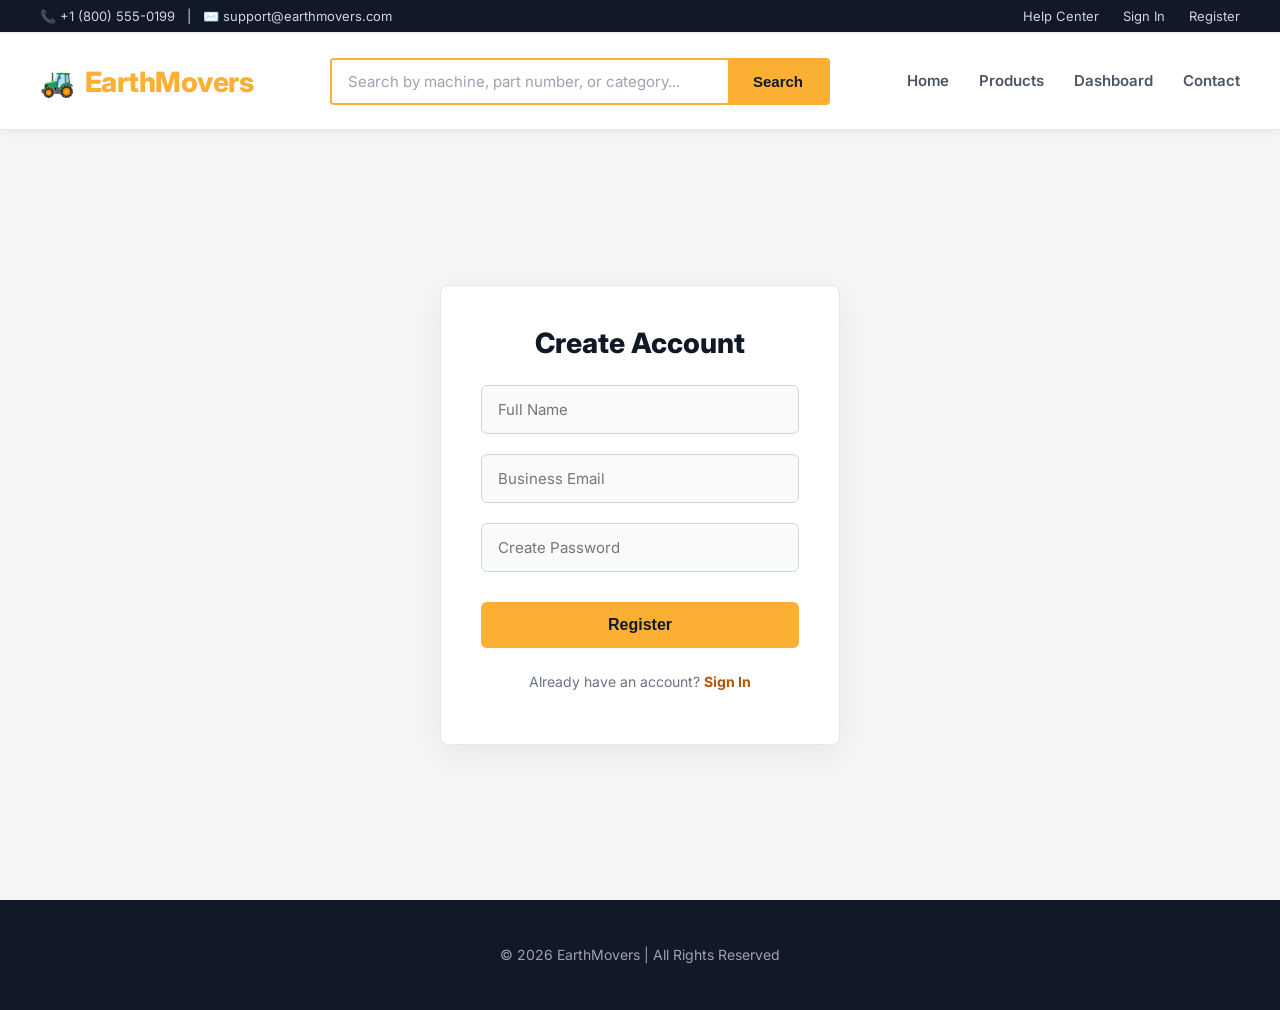
<file: register.html>
<!DOCTYPE html>
<html lang="en">
<head>
  <meta charset="UTF-8">
  <meta name="viewport" content="width=device-width, initial-scale=1.0">
  <title>Register | EarthMovers</title>
  <link rel="stylesheet" href="style.css">
  <link rel="stylesheet" href="login.css">
</head>
<body>

<!-- TOP BAR -->
<div class="top-bar">
  <div>📞 +1 (800) 555-0199 &nbsp;&nbsp;|&nbsp;&nbsp; ✉️ support@earthmovers.com</div>
  <div class="top-bar-links">
    <a href="contact.html">Help Center</a>
    <a href="login.html">Sign In</a>
    <a href="register.html">Register</a>
  </div>
</div>

<!-- NAVBAR -->
<header class="navbar">
  <div class="logo">🚜 <span>EarthMovers</span></div>

  <div class="search-container">
    <form class="search-box-modern" action="products.html" method="GET">
      <span class="search-icon">🔍</span>
      <input type="text" name="q" placeholder="Search by machine, part number, or category..." required>
      <button type="submit">Search</button>
    </form>
  </div>

  <nav class="nav-links">
    <a href="index.html">Home</a>
    <a href="products.html">Products</a>
    <a href="admin.html">Dashboard</a>
    <a href="contact.html">Contact</a>
  </nav>

  <div class="menu-toggle" id="mobile-menu">
    <span></span>
    <span></span>
    <span></span>
  </div>
</header>

<div class="nav-bottom-line"></div>

<div class="login-wrapper">
  <div class="login-box">
    <h2>Create Account</h2>

    <input type="text" id="fullname" placeholder="Full Name" required>
    <input type="email" id="email" placeholder="Business Email" required>
    <input type="password" id="password" placeholder="Create Password" required>

    <button onclick="registerUser()">Register</button>

    <p id="error" style="color:red; display:none;">Registration error.</p>

    <p>Already have an account? <a href="login.html">Sign In</a></p>
  </div>
</div>

<script>
function registerUser() {
  const name = document.getElementById("fullname").value;
  const email = document.getElementById("email").value;
  const password = document.getElementById("password").value;

  if (name && email && password) {
    // SIMPLE DEMO REGISTRATION
    localStorage.setItem("loggedIn", "true");
    localStorage.setItem("username", name);
    window.location.href = "products.html";
  } else {
    document.getElementById("error").style.display = "block";
    document.getElementById("error").textContent = "Please fill out all fields.";
  }
}
</script>

<!-- FOOTER -->
<footer class="footer">
  <p>&copy; 2026 EarthMovers | All Rights Reserved</p>
</footer>

<script>
  // Mobile Menu Toggle
  const menuToggle = document.getElementById('mobile-menu');
  const navLinks = document.querySelector('.nav-links');

  menuToggle.addEventListener('click', () => {
    navLinks.classList.toggle('active');
  });
</script>
<script src="toast.js"></script>
<script src="auth.js"></script>
</body>
</html>
</file>
<file: style.css>
@import url('https://fonts.googleapis.com/css2?family=Inter:wght@400;500;600;700;800&display=swap');

/* GLOBAL */
* { box-sizing: border-box; }

body {
  margin: 0;
  font-family: 'Inter', sans-serif;
  background-color: #f4f5f7;
  color: #1f2937;
  padding-top: 130px; /* Space for the new large header */
  display: flex;
  flex-direction: column;
  min-height: 100vh;
  -webkit-font-smoothing: antialiased;
}

/* TOP BAR (Mini-Nav) */
.top-bar {
  background: #111827;
  color: #d1d5db;
  font-size: 13px;
  padding: 8px 40px;
  display: flex;
  justify-content: space-between;
  align-items: center;
  position: fixed;
  top: 0;
  width: 100%;
  z-index: 1001;
}

.top-bar-links a {
  color: #d1d5db;
  text-decoration: none;
  margin-left: 20px;
  transition: 0.2s;
}

.top-bar-links a:hover {
  color: #fbb034;
}

/* MAIN NAVBAR */
.navbar {
  position: fixed;
  top: 34px;
  width: 100%;
  height: 96px;
  display: flex;
  justify-content: space-between;
  align-items: center;
  padding: 0 40px;
  background: #ffffff;
  border-bottom: 1px solid #e5e7eb;
  box-shadow: 0 2px 10px rgba(0,0,0,0.05);
  z-index: 1000;
}

.logo { 
  color: #111827; 
  font-weight: 800; 
  font-size: 28px; 
  letter-spacing: -0.5px; 
  display: flex;
  align-items: center;
  gap: 10px;
}
.logo span { color: #fbb034; }

/* NAV LINKS */
.nav-links {
  display: flex;
  gap: 30px;
}

.nav-links a {
  color: #4b5563;
  text-decoration: none;
  font-weight: 600;
  transition: 0.2s;
  font-size: 15px;
  padding: 8px 0;
  border-bottom: 2px solid transparent;
}

.nav-links a:hover,
.nav-links a.active {
  color: #111827;
  border-bottom: 2px solid #fbb034;
}

/* SEARCH BAR */
.search-container { 
  width: 500px; 
}

.search-box-modern {
  display: flex;
  width: 100%;
  border-radius: 4px;
  border: 2px solid #fbb034;
  overflow: hidden;
  background: white;
}

.search-icon {
  display: none; /* Hide icon inside clean e-commerce search */
}

.search-box-modern input {
  flex: 1;
  border: none;
  background: white;
  color: #111827;
  font-size: 15px;
  padding: 12px 16px;
  outline: none;
  font-family: inherit;
}

.search-box-modern input::placeholder {
  color: #9ca3af;
}

.search-box-modern button {
  background: #fbb034;
  border: none;
  color: #111827;
  padding: 0 25px;
  font-weight: 700;
  font-size: 15px;
  cursor: pointer;
  transition: background 0.2s;
}

.search-box-modern button:hover {
  background: #f59e0b;
}

/* HERO SECTION */
.hero {
  background: #111827;
  color: white;
  text-align: center;
  padding: 60px 20px;
  margin-bottom: 40px;
}

.hero h1 {
  font-size: 42px;
  font-weight: 800;
  margin: 0 0 15px 0;
  letter-spacing: -1px;
}

.hero p {
  color: #9ca3af;
  font-size: 18px;
  margin: 0;
}

/* STATS */
.stats {
  display: flex;
  justify-content: center;
  gap: 30px;
  flex-wrap: wrap;
  max-width: 1200px;
  margin: -60px auto 40px auto;
  position: relative;
  z-index: 10;
}

.card {
  background: white;
  padding: 30px;
  border-radius: 8px;
  border: 1px solid #e5e7eb;
  text-align: center;
  box-shadow: 0 4px 15px rgba(0,0,0,0.05);
  flex: 1;
  min-width: 200px;
}

.card h2 { color: #fbb034; margin: 0 0 5px 0; font-size: 32px; font-weight: 800; }
.card p { color: #4b5563; margin: 0; text-transform: uppercase; font-size: 13px; font-weight: 700; }

/* 🔥 SLIDER */
.slider {
  position: relative;
  width: 100%;
  max-width: 1200px;
  height: 400px;
  margin: 40px auto;
  border-radius: 8px;
  overflow: hidden;
  box-shadow: 0 10px 30px rgba(0,0,0,0.1);
  background: white;
}

/* SLIDES */
.slides {
  width: 100%;
  height: 100%;
}

.slide {
  position: absolute;
  width: 100%;
  height: 100%;
  object-fit: cover;
  opacity: 0;
  transition: opacity 0.6s ease-in-out;
}

.slide.active {
  opacity: 1;
}

/* CAPTION */
.slide-caption {
  position: absolute;
  bottom: 30px;
  left: 30px;
  z-index: 5;
  background: rgba(17, 24, 39, 0.9);
  color: white;
  padding: 10px 20px;
  font-weight: 700;
  font-size: 20px;
  border-radius: 4px;
  border-left: 4px solid #fbb034;
}

/* DOTS */
.slide-dots {
  position: absolute;
  bottom: 15px;
  left: 50%;
  transform: translateX(-50%);
  z-index: 5;
  display: flex;
  gap: 8px;
}

.dot {
  width: 10px;
  height: 10px;
  background: #e5e7eb;
  display: inline-block;
  border-radius: 50%;
  cursor: pointer;
  transition: 0.3s;
}

.dot.active {
  background: #fbb034;
  transform: scale(1.3);
}

/* BUTTONS */
.prev, .next {
  position: absolute;
  top: 50%;
  transform: translateY(-50%);
  background: white;
  border: 1px solid #e5e7eb;
  color: #111827;
  width: 44px;
  height: 44px;
  display: flex;
  justify-content: center;
  align-items: center;
  cursor: pointer;
  z-index: 5;
  border-radius: 50%;
  transition: 0.2s;
  box-shadow: 0 4px 10px rgba(0,0,0,0.1);
  font-size: 18px;
  font-weight: bold;
}

.prev:hover, .next:hover {
  background: #fbb034;
  color: #111827;
  border-color: #fbb034;
}

.prev { left: 20px; }
.next { right: 20px; }

/* FOOTER */
.footer {
  text-align: center;
  padding: 30px 20px;
  background: #111827;
  color: #9ca3af;
  font-size: 14px;
  margin-top: auto;
  line-height: 1.6;
}

/* --- RESPONSIVE IMPROVEMENTS --- */

/* HAMBURGER MENU */
.menu-toggle {
  display: none;
  flex-direction: column;
  gap: 5px;
  cursor: pointer;
  z-index: 1002;
}

.menu-toggle span {
  width: 25px;
  height: 3px;
  background: #111827;
  border-radius: 2px;
  transition: 0.3s;
}

/* TABLET AND MOBILE */
@media (max-width: 1024px) {
  .navbar {
    padding: 0 20px;
    height: 80px;
  }
  
  .search-container {
    width: 350px;
  }
  
  .hero h1 {
    font-size: 36px;
  }
  
  .hero p {
    font-size: 16px;
  }

  .stats {
    padding: 0 20px;
  }
}

@media (max-width: 768px) {
  body {
    padding-top: 114px; /* Adjust for smaller header */
  }

  .top-bar {
    padding: 8px 15px;
    font-size: 11px;
    justify-content: center;
  }

  .top-bar-links {
    display: none; /* Hide mini-links on mobile for cleaner look */
  }

  .navbar {
    top: 30px !important;
    height: 70px !important;
    padding: 0 15px !important;
  }

  .logo {
    font-size: 20px;
  }

  /* SEARCH BAR IN NAVBAR ON MOBILE */
  .search-container {
    display: none; /* Hide main search bar in mobile navbar */
  }

  .menu-toggle {
    display: flex;
  }

  .nav-links {
    position: fixed;
    top: 100px;
    left: -100%;
    width: 100%;
    height: calc(100vh - 100px);
    background: white;
    flex-direction: column;
    align-items: center;
    padding-top: 40px;
    transition: 0.4s ease;
    z-index: 999;
    box-shadow: 0 5px 15px rgba(0,0,0,0.1);
  }

  .nav-links.active {
    left: 0 !important;
  }

  .nav-links a {
    font-size: 18px;
    margin: 10px 0;
    color: #111827 !important;
    width: 100%;
    text-align: center;
    border-bottom: none !important;
  }

  .hero {
    padding: 40px 15px;
  }

  .hero h1 {
    font-size: 28px;
  }

  .hero p {
    font-size: 14px;
  }

  .stats {
    margin-top: -30px;
    gap: 15px;
  }

  .card {
    min-width: 140px;
    padding: 20px;
  }

  .card h2 {
    font-size: 24px;
  }

  .slider {
    height: 250px !important;
    margin: 20px auto;
  }

  .slide-caption {
    font-size: 16px;
    bottom: 20px;
    left: 20px;
  }
  
  .prev, .next {
    width: 36px;
    height: 36px;
    font-size: 14px;
  }
}

/* MOBILE SMALL */
@media (max-width: 480px) {
  .hero h1 {
    font-size: 24px;
  }
  
  .stats {
    display: grid;
    grid-template-columns: 1fr 1fr;
    width: 100%;
  }
  
  .card {
    min-width: unset;
  }

  .slider {
    height: 180px !important;
  }
}
</file>
<file: admin.css>
/* ================= ADMIN DASHBOARD ================= */

.admin-wrapper {
  display: flex;
  max-width: 1400px;
  margin: 40px auto;
  gap: 30px;
  padding: 0 20px;
  width: 100%;
}

/* SIDEBAR */
.admin-sidebar {
  width: 250px;
  min-width: 250px;
  background: white;
  border-radius: 8px;
  border: 1px solid #e5e7eb;
  padding: 20px 0;
  box-shadow: 0 4px 10px rgba(0,0,0,0.02);
  align-self: flex-start;
}

.admin-menu a {
  display: block;
  padding: 15px 25px;
  color: #4b5563;
  text-decoration: none;
  font-weight: 600;
  font-size: 15px;
  transition: 0.2s;
  border-left: 3px solid transparent;
}

.admin-menu a:hover, .admin-menu a.active {
  background: #f9fafb;
  color: #b45309;
  border-left-color: #fbb034;
}

/* MAIN */
.admin-main {
  flex: 1;
}

.admin-main h1 {
  font-size: 32px;
  color: #111827;
  margin: 0 0 10px 0;
  font-weight: 800;
}
.admin-main > p {
  color: #6b7280;
  margin: 0 0 30px 0;
}

/* METRICS */
.metrics {
  display: grid;
  grid-template-columns: repeat(auto-fit, minmax(200px, 1fr));
  gap: 20px;
  margin-bottom: 30px;
}

.metric-card {
  background: white;
  padding: 24px;
  border-radius: 8px;
  border: 1px solid #e5e7eb;
  box-shadow: 0 4px 10px rgba(0,0,0,0.02);
}

.metric-card h3 {
  margin: 0 0 10px 0;
  font-size: 14px;
  color: #6b7280;
  text-transform: uppercase;
}

.metric-card h2 {
  margin: 0 0 10px 0;
  font-size: 36px;
  color: #111827;
}

.trend {
  font-size: 13px;
  font-weight: 700;
  padding: 4px 8px;
  border-radius: 4px;
}
.trend.up { background: #d1fae5; color: #065f46; }
.trend.down { background: #fee2e2; color: #991b1b; }
.trend.neutral { background: #f3f4f6; color: #374151; }

/* RECENT TABLE */
.recent-table {
  background: white;
  border-radius: 8px;
  border: 1px solid #e5e7eb;
  overflow: hidden;
  box-shadow: 0 4px 10px rgba(0,0,0,0.02);
}

.recent-table h3 {
  margin: 0;
  padding: 20px;
  border-bottom: 1px solid #e5e7eb;
  color: #111827;
  font-size: 18px;
}

table {
  width: 100%;
  border-collapse: collapse;
}

th, td {
  padding: 15px 20px;
  text-align: left;
  border-bottom: 1px solid #f3f4f6;
}

th {
  background: #f9fafb;
  color: #6b7280;
  font-size: 12px;
  text-transform: uppercase;
  font-weight: 700;
}

td {
  color: #374151;
  font-size: 14px;
}

.status {
  padding: 4px 8px;
  border-radius: 20px;
  font-size: 12px;
  font-weight: 700;
  border: 1px solid transparent;
}
.status.new { background: #fef08a; color: #854d0e; border-color:#fde047; }
.status.pending { background: #e0e7ff; color: #3730a3; border-color:#c7d2fe; }

.action-btn {
  background: transparent;
  color: #b45309;
  border: 1px solid #fbbf24;
  padding: 6px 12px;
  border-radius: 4px;
  cursor: pointer;
  font-weight: 700;
  transition: 0.2s;
}
.action-btn:hover {
  background: #fef3c7;
}

/* --- RESPONSIVE ADMIN --- */
@media (max-width: 1024px) {
  .admin-wrapper { gap: 20px; }
  .admin-sidebar { width: 220px; min-width: 220px; }
}

@media (max-width: 900px) {
  .admin-wrapper { flex-direction: column; padding: 20px; }
  .admin-sidebar { width: 100%; min-width: 100%; position: static; }
  .admin-menu { display: flex; overflow-x: auto; white-space: nowrap; -webkit-overflow-scrolling: touch; }
  .admin-menu a { flex: 0 0 auto; padding: 12px 20px; }
  .admin-menu a:hover, .admin-menu a.active { border-left-color: transparent; border-bottom: 3px solid #fbb034; }
}

@media (max-width: 600px) {
  .admin-main h1 { font-size: 24px; }
  .metrics { grid-template-columns: 1fr; }
  .recent-table { overflow-x: auto; }
  table th, table td { padding: 12px 10px; font-size: 13px; }
  .action-btn { padding: 4px 8px; font-size: 12px; }
}
</file>
<file: contact.css>
/* ================= CONTACT PAGE ================= */
.contact-page {
  padding: 40px 20px;
  max-width: 1000px;
  margin: 0 auto;
  width: 100%;
}

.contact-page h1 {
  text-align: center;
  font-size: 36px;
  font-weight: 800;
  margin-bottom: 30px;
  color: #111827;
}

/* CONTAINER */
.contact-container {
  display: flex;
  justify-content: center;
  gap: 30px;
  flex-wrap: wrap;
}

/* FORM */
.contact-form {
  flex: 1;
  min-width: 300px;
  padding: 35px;
  border-radius: 8px;
  background: white;
  border: 1px solid #e5e7eb;
  box-shadow: 0 10px 30px rgba(0,0,0,0.05);
}

.contact-form h2 {
  margin: 0 0 20px 0;
  font-size: 24px;
  color: #111827;
  font-weight: 700;
}

.contact-form input,
.contact-form textarea {
  width: 100%;
  margin-bottom: 20px;
  padding: 14px 16px;
  border-radius: 6px;
  border: 1px solid #d1d5db;
  background: #f9fafb;
  color: #111827;
  font-family: inherit;
  font-size: 15px;
  transition: 0.2s;
  outline: none;
}

.contact-form input:focus,
.contact-form textarea:focus {
  border-color: #fbb034;
  box-shadow: 0 0 0 3px rgba(251, 176, 52, 0.15);
  background: white;
}

.contact-form textarea {
  height: 120px;
  resize: vertical;
}

/* BUTTON */
.contact-form button {
  width: 100%;
  padding: 14px;
  border-radius: 6px;
  border: none;
  background: #fbb034;
  color: #111827;
  cursor: pointer;
  transition: 0.2s;
  font-size: 16px;
  font-weight: 700;
}

.contact-form button:hover {
  background: #f59e0b;
  transform: translateY(-2px);
  box-shadow: 0 6px 15px rgba(251, 176, 52, 0.3);
}

/* INFO */
.contact-info {
  flex: 1;
  min-width: 300px;
  padding: 35px;
  border-radius: 8px;
  background: #111827;
  border: 1px solid #374151;
  color: #f3f4f6;
  text-align: left;
  box-shadow: 0 10px 30px rgba(0,0,0,0.1);
}

.contact-info h2 {
  margin: 0 0 25px 0;
  font-size: 24px;
  font-weight: 700;
  color: #fbb034;
}

.contact-info p {
  margin: 0 0 15px 0;
  font-size: 15px;
  color: #d1d5db;
  display: flex;
  align-items: center;
  gap: 10px;
}

/* MINI BOX */
.contact-box-mini {
  margin-top: 30px;
  padding: 20px;
  border-radius: 6px;
  background: rgba(255,255,255,0.05);
  border: 1px solid #374151;
}

.contact-box-mini h3 {
  margin: 0 0 10px 0;
  font-size: 16px;
  color: #f3f4f6;
}

.contact-box-mini p {
  margin: 0;
  font-weight: 600;
  color: #9ca3af;
}
</file>
<file: login.css>
/* ================= LOGIN ================= */

.login-wrapper {
  height: calc(100vh - 130px);
  display: flex;
  justify-content: center;
  align-items: center;
}

.login-box {
  width: 400px;
  padding: 40px;
  border-radius: 8px;
  text-align: center;
  background: white;
  border: 1px solid #e5e7eb;
  box-shadow: 0 10px 30px rgba(0,0,0,0.05);
}

.login-box h2 {
  margin: 0 0 25px 0;
  font-size: 28px;
  color: #111827;
  font-weight: 800;
}

.login-box input {
  width: 100%;
  padding: 14px 16px;
  margin-bottom: 20px;
  border-radius: 6px;
  border: 1px solid #d1d5db;
  background: #f9fafb;
  color: #111827;
  font-family: inherit;
  font-size: 15px;
  transition: 0.2s;
  outline: none;
}

.login-box input:focus {
  border-color: #fbb034;
  box-shadow: 0 0 0 3px rgba(251, 176, 52, 0.15);
  background: white;
}

.login-box button {
  width: 100%;
  padding: 14px;
  border-radius: 6px;
  border: none;
  background: #fbb034;
  color: #111827;
  cursor: pointer;
  transition: 0.2s;
  font-size: 16px;
  font-weight: 700;
  margin-top: 10px;
}

.login-box button:hover {
  background: #f59e0b;
  transform: translateY(-2px);
  box-shadow: 0 6px 15px rgba(251, 176, 52, 0.3);
}

.login-box p {
  color: #6b7280;
  margin-top: 25px;
  font-size: 14px;
}

.login-box a {
  color: #b45309;
  text-decoration: none;
  font-weight: 700;
}

.login-box a:hover {
  text-decoration: underline;
}
</file>
<file: product_details.css>
/* ================= PRODUCT DETAILS PAGE ================= */

.breadcrumb {
  max-width: 1200px;
  margin: 20px auto 0;
  padding: 0 20px;
  font-size: 14px;
  color: #6b7280;
}
.breadcrumb a {
  color: #b45309;
  text-decoration: none;
  font-weight: 600;
}
.breadcrumb a:hover {
  text-decoration: underline;
}

.pdp-container {
  display: flex;
  max-width: 1200px;
  margin: 20px auto 60px;
  padding: 0 20px;
  gap: 50px;
}

/* LEFT: GALLERY */
.pdp-gallery {
  flex: 1;
  max-width: 500px;
}
.pdp-main-img {
  width: 100%;
  aspect-ratio: 1;
  background: white;
  border-radius: 8px;
  border: 1px solid #e5e7eb;
  padding: 20px;
  box-shadow: 0 4px 10px rgba(0,0,0,0.02);
}
.pdp-main-img img {
  width: 100%;
  height: 100%;
  object-fit: contain;
}

/* RIGHT: INFO */
.pdp-info {
  flex: 1;
}

.pdp-info h1 {
  font-size: 32px;
  font-weight: 800;
  color: #111827;
  margin: 0 0 10px 0;
}

.badge {
  display: inline-block;
  background: #fef3c7;
  color: #b45309;
  padding: 6px 12px;
  border-radius: 4px;
  font-size: 13px;
  margin-bottom: 25px;
  border: 1px solid #fde68a;
  text-transform: uppercase;
  font-weight: 700;
}

.pdp-price-box {
  background: #f9fafb;
  border: 1px solid #e5e7eb;
  padding: 20px;
  border-radius: 6px;
  margin-bottom: 30px;
}
.pdp-price-box h2 {
  margin: 0 0 10px 0;
  font-size: 24px;
  color: #b45309;
  font-weight: 800;
}
.pdp-price-box .availability {
  margin: 0;
  color: #059669;
  font-weight: 700;
  font-size: 14px;
}

.pdp-desc h3 {
  font-size: 18px;
  color: #111827;
  margin: 0 0 10px 0;
}
.pdp-desc p {
  color: #4b5563;
  line-height: 1.6;
  margin: 0 0 30px 0;
  font-size: 15px;
}

/* SPECS TABLE */
.pdp-specs {
  margin-bottom: 30px;
}
.pdp-specs h3 {
  font-size: 18px;
  color: #111827;
  margin: 0 0 10px 0;
}
.pdp-specs table {
  width: 100%;
  border-collapse: collapse;
  border: 1px solid #e5e7eb;
  border-radius: 6px;
  overflow: hidden;
}
.pdp-specs th, .pdp-specs td {
  padding: 12px 15px;
  text-align: left;
  border-bottom: 1px solid #e5e7eb;
  font-size: 14px;
}
.pdp-specs th {
  background: #f9fafb;
  color: #4b5563;
  width: 40%;
  font-weight: 600;
}
.pdp-specs td {
  background: white;
  color: #111827;
}

.pdp-btn {
  width: 100%;
  padding: 18px;
  font-size: 18px;
}

/* --- RESPONSIVE PDP --- */
@media (max-width: 900px) {
  .pdp-container { flex-direction: column; gap: 30px; }
  .pdp-gallery { max-width: 100%; }
}

@media (max-width: 600px) {
  .pdp-container { padding: 0 15px; margin-bottom: 40px; }
  .pdp-main-img { padding: 10px; }
  .pdp-info h1 { font-size: 24px; }
  .pdp-price-box { padding: 15px; }
  .pdp-price-box h2 { font-size: 20px; }
  .pdp-specs table th { width: 45%; padding: 10px; font-size: 13px; }
  .pdp-specs table td { padding: 10px; font-size: 13px; }
  .pdp-btn { padding: 14px; font-size: 16px; }
}
</file>
<file: toast.css>
/* ================= TOAST NOTIFICATIONS ================= */
.toast-container {
  position: fixed;
  bottom: 30px;
  left: 30px;
  z-index: 9999;
  display: flex;
  flex-direction: column;
  gap: 15px;
  pointer-events: none;
}

.toast {
  background: white;
  border-left: 4px solid #10b981; /* Green by default */
  color: #111827;
  padding: 16px 20px;
  border-radius: 4px;
  box-shadow: 0 10px 30px rgba(0,0,0,0.15);
  font-family: 'Inter', sans-serif;
  font-weight: 600;
  font-size: 15px;
  display: flex;
  align-items: center;
  gap: 12px;
  transform: translateX(-150%);
  opacity: 0;
  transition: 0.4s cubic-bezier(0.175, 0.885, 0.32, 1.275);
}

.toast.show {
  transform: translateX(0);
  opacity: 1;
}

.toast span.icon {
  font-size: 20px;
}

.toast.error {
  border-left-color: #ef4444;
}
.toast.warn {
  border-left-color: #fbb034;
}
</file>
<file: products.css>
/* ================= PRODUCTS PAGE ================= */
.products-page {
  padding: 40px 20px;
  max-width: 1400px;
  margin: 0 auto;
  width: 100%;
}

.products-page h1 {
  text-align: center;
  font-size: 32px;
  font-weight: 800;
  margin-bottom: 20px;
  color: #111827;
}

/* LAYOUT FIX */
.layout {
  display: flex;
  gap: 30px;
  justify-content: center;
  align-items: flex-start;
  margin-top: 10px;
}

/* PRODUCTS GRID (FIXED 4 PER ROW) */
.product-grid {
  display: grid;
  grid-template-columns: repeat(4, 1fr);
  gap: 24px;
  width: 100%;
  padding: 20px 0;
}

/* PRODUCT CARD */
.product {
  width: 100%;
  height: auto;
  padding: 16px;
  border-radius: 8px;
  text-align: left;
  background: white;
  border: 1px solid #e5e7eb;
  transition: 0.2s ease;
  cursor: pointer;
  box-shadow: 0 4px 6px rgba(0,0,0,0.02);
}

.product:hover {
  transform: translateY(-4px);
  box-shadow: 0 12px 24px rgba(0,0,0,0.08);
  border-color: #fbb034;
}

/* IMAGE */
.img {
  width: 100%;
  height: 180px;
  border-radius: 4px;
  overflow: hidden;
  margin-bottom: 15px;
  background: #f9fafb;
}

.img img {
  width: 100%;
  height: 100%;
  object-fit: contain;
  border-radius: 4px;
}

/* PRICE */
.product h3 {
  font-size: 16px;
  margin: 0 0 8px 0;
  color: #111827;
  font-weight: 700;
}

.price {
  font-size: 15px;
  color: #b45309;
  font-weight: 800;
}

/* CATEGORY FILTERS */
.category-filters {
  display: flex;
  justify-content: center;
  gap: 12px;
  margin: 20px 0 30px;
  flex-wrap: wrap;
}

.filter-btn {
  background: white;
  border: 1px solid #d1d5db;
  color: #4b5563;
  padding: 8px 18px;
  border-radius: 20px;
  cursor: pointer;
  transition: 0.2s;
  font-weight: 600;
  font-size: 14px;
}

.filter-btn:hover, .filter-btn.active {
  background: #fbb034;
  border-color: #fbb034;
  color: #111827;
}

/* ANIMATIONS */
.fade-in {
  opacity: 0;
  transform: translateY(20px);
  transition: opacity 0.5s ease-out, transform 0.5s ease-out;
}

.fade-in.show {
  opacity: 1;
  transform: translateY(0);
}

/* MODALS */
.modal-overlay {
  display: none;
  position: fixed;
  inset: 0;
  background: rgba(17, 24, 39, 0.7);
  backdrop-filter: blur(4px);
  z-index: 1000;
  justify-content: center;
  align-items: center;
  padding: 20px;
}

.modal-content.glass-effect {
  background: white;
  border: 1px solid #e5e7eb;
  border-radius: 8px;
  max-width: 800px;
  width: 100%;
  position: relative;
  padding: 30px;
  box-shadow: 0 20px 40px rgba(0,0,0,0.15);
  animation: modalScaleIn 0.2s ease;
}

.cart-content {
  max-width: 500px !important;
}

@keyframes modalScaleIn {
  from { transform: scale(0.95); opacity: 0; }
  to { transform: scale(1); opacity: 1; }
}

.close-modal {
  position: absolute;
  top: 15px;
  right: 20px;
  font-size: 28px;
  color: #9ca3af;
  cursor: pointer;
  transition: 0.2s;
}

.close-modal:hover {
  color: #111827;
}

.modal-body {
  display: flex;
  gap: 30px;
  flex-wrap: wrap;
}

.modal-img-container {
  flex: 1;
  min-width: 250px;
  border-radius: 8px;
  overflow: hidden;
  border: 1px solid #e5e7eb;
  background: #f9fafb;
}

.modal-img-container img {
  width: 100%;
  height: auto;
  object-fit: contain;
}

.modal-details {
  flex: 1;
  min-width: 250px;
  display: flex;
  flex-direction: column;
  justify-content: center;
  align-items: flex-start;
}

.modal-details h2 { margin: 0 0 10px; font-size: 26px; color: #111827; font-weight: 800; }
.modal-details p { color: #6b7280; line-height: 1.6; margin-bottom: 25px; font-size: 15px; }

.badge {
  background: #fef3c7;
  color: #b45309;
  padding: 4px 10px;
  border-radius: 4px;
  font-size: 12px;
  margin-bottom: 15px;
  border: 1px solid #fde68a;
  text-transform: uppercase;
  font-weight: 700;
}

.primary-btn {
  background: #fbb034;
  border: none;
  color: #111827;
  padding: 12px 25px;
  border-radius: 4px;
  cursor: pointer;
  font-weight: 700;
  font-size: 15px;
  transition: 0.2s;
  width: 100%;
}

.primary-btn:hover {
  background: #f59e0b;
}

/* FLOATING CART */
.floating-cart {
  position: fixed;
  bottom: 30px;
  right: 30px;
  background: white;
  border: 2px solid #e5e7eb;
  border-radius: 50%;
  width: 64px;
  height: 64px;
  display: flex;
  justify-content: center;
  align-items: center;
  font-size: 26px;
  cursor: pointer;
  z-index: 900;
  box-shadow: 0 10px 25px rgba(0,0,0,0.1);
  transition: 0.2s;
}

.floating-cart:hover {
  border-color: #fbb034;
  transform: translateY(-2px);
}

.cart-badge {
  position: absolute;
  top: -5px;
  right: -5px;
  background: #ef4444;
  color: white;
  font-size: 13px;
  font-weight: 800;
  width: 24px;
  height: 24px;
  border-radius: 50%;
  display: flex;
  justify-content: center;
  align-items: center;
}

.floating-cart.bump {
  animation: bump 0.3s ease;
}

@keyframes bump {
  0% { transform: scale(1); }
  50% { transform: scale(1.15); }
  100% { transform: scale(1); }
}

/* CART LIST */
.cart-list {
  list-style: none;
  padding: 0;
  margin: 0 0 20px 0;
  max-height: 350px;
  overflow-y: auto;
}

.cart-list li {
  display: flex;
  align-items: center;
  background: #f9fafb;
  border: 1px solid #e5e7eb;
  margin-bottom: 10px;
  padding: 12px;
  border-radius: 6px;
}

.remove-btn {
  background: transparent;
  border: none;
  color: #9ca3af;
  cursor: pointer;
  font-size: 18px;
  transition: 0.2s;
}

.remove-btn:hover {
  color: #ef4444;
}

/* --- RESPONSIVE PRODUCTS --- */
@media (max-width: 1200px) {
  .product-grid { grid-template-columns: repeat(3, 1fr); padding: 15px; }
  .products-page { padding: 20px 10px; }
}

@media (max-width: 900px) {
  .product-grid { grid-template-columns: repeat(2, 1fr); gap: 15px; }
  .products-page h1 { font-size: 28px; }
  .modal-content.glass-effect { padding: 20px; }
  .modal-body { gap: 20px; }
}

@media (max-width: 600px) {
  .product-grid { grid-template-columns: 1fr; }
  .category-filters { gap: 8px; }
  .filter-btn { padding: 6px 12px; font-size: 13px; }
  .modal-img-container { min-width: 100%; height: 200px; }
  .modal-details { min-width: 100%; }
  .modal-details h2 { font-size: 22px; }
  .floating-cart { bottom: 20px; right: 20px; width: 56px; height: 56px; }
}
</file>
<file: quote_checkout.css>
/* ================= QUOTE CHECKOUT ================= */

.quote-wrapper {
  max-width: 1200px;
  margin: 40px auto;
  padding: 0 20px;
  width: 100%;
}

.quote-wrapper h1 {
  font-size: 36px;
  font-weight: 800;
  color: #111827;
  margin: 0 0 10px 0;
}
.quote-wrapper > p {
  color: #6b7280;
  font-size: 16px;
  margin: 0 0 30px 0;
}

.quote-container {
  display: flex;
  gap: 40px;
  align-items: flex-start;
}

/* LEFT */
.quote-form-panel {
  flex: 2;
  background: white;
  padding: 40px;
  border-radius: 8px;
  border: 1px solid #e5e7eb;
  box-shadow: 0 10px 30px rgba(0,0,0,0.03);
}

.quote-form-panel h2 {
  font-size: 20px;
  font-weight: 700;
  margin: 0 0 20px 0;
  color: #111827;
  border-bottom: 2px solid #f3f4f6;
  padding-bottom: 15px;
}

.form-row {
  display: flex;
  gap: 20px;
}
.form-row > input { flex: 1; }

.quote-form-panel input[type="text"],
.quote-form-panel input[type="email"],
.quote-form-panel input[type="tel"],
.quote-form-panel textarea {
  width: 100%;
  padding: 14px 16px;
  margin-bottom: 20px;
  border-radius: 6px;
  border: 1px solid #d1d5db;
  background: #f9fafb;
  color: #111827;
  font-size: 15px;
  transition: 0.2s;
  outline: none;
  font-family: inherit;
}

.quote-form-panel input:focus,
.quote-form-panel textarea:focus {
  border-color: #fbb034;
  background: white;
  box-shadow: 0 0 0 3px rgba(251, 176, 52, 0.15);
}

.submit-quote-btn {
  width: 100%;
  padding: 16px;
  background: #fbb034;
  border: none;
  color: #111827;
  font-weight: 800;
  font-size: 16px;
  border-radius: 6px;
  cursor: pointer;
  transition: 0.2s;
}
.submit-quote-btn:hover {
  background: #f59e0b;
  transform: translateY(-2px);
  box-shadow: 0 6px 15px rgba(251, 176, 52, 0.3);
}

/* RIGHT: SUMMARY */
.quote-summary-panel {
  flex: 1;
  background: #f9fafb;
  padding: 30px;
  border-radius: 8px;
  border: 1px solid #d1d5db;
  position: sticky;
  top: 150px;
}

.quote-summary-panel h2 {
  font-size: 20px;
  font-weight: 700;
  margin: 0 0 20px 0;
  color: #111827;
}

.quote-list {
  list-style: none;
  padding: 0;
  margin: 0 0 20px 0;
  max-height: 400px;
  overflow-y: auto;
}

.quote-list li {
  display: flex;
  gap: 15px;
  background: white;
  padding: 15px;
  border-radius: 6px;
  border: 1px solid #e5e7eb;
  margin-bottom: 10px;
  align-items: center;
}

.qi-img {
  width: 60px;
  height: 60px;
  background: #f3f4f6;
  border-radius: 4px;
  padding: 4px;
}
.qi-img img { width: 100%; height: 100%; object-fit: contain; }

.qi-details h4 { margin: 0 0 5px 0; font-size: 15px; color: #111827; }
.qi-details p { margin: 0; font-size: 12px; color: #6b7280; text-transform: uppercase; font-weight: 600; }

.quote-total {
  display: flex;
  justify-content: space-between;
  align-items: center;
  border-top: 2px solid #e5e7eb;
  padding-top: 20px;
}

/* --- RESPONSIVE CHECKOUT --- */
@media (max-width: 900px) {
  .quote-container { flex-direction: column; }
  .quote-summary-panel { position: static; width: 100%; order: -1; }
  .form-row { flex-direction: column; gap: 0; }
}

@media (max-width: 600px) {
  .quote-wrapper h1 { font-size: 28px; }
  .quote-form-panel { padding: 25px; }
  .quote-summary-panel { padding: 20px; }
  .qi-img { width: 50px; height: 50px; }
  .qi-details h4 { font-size: 14px; }
}
</file>
